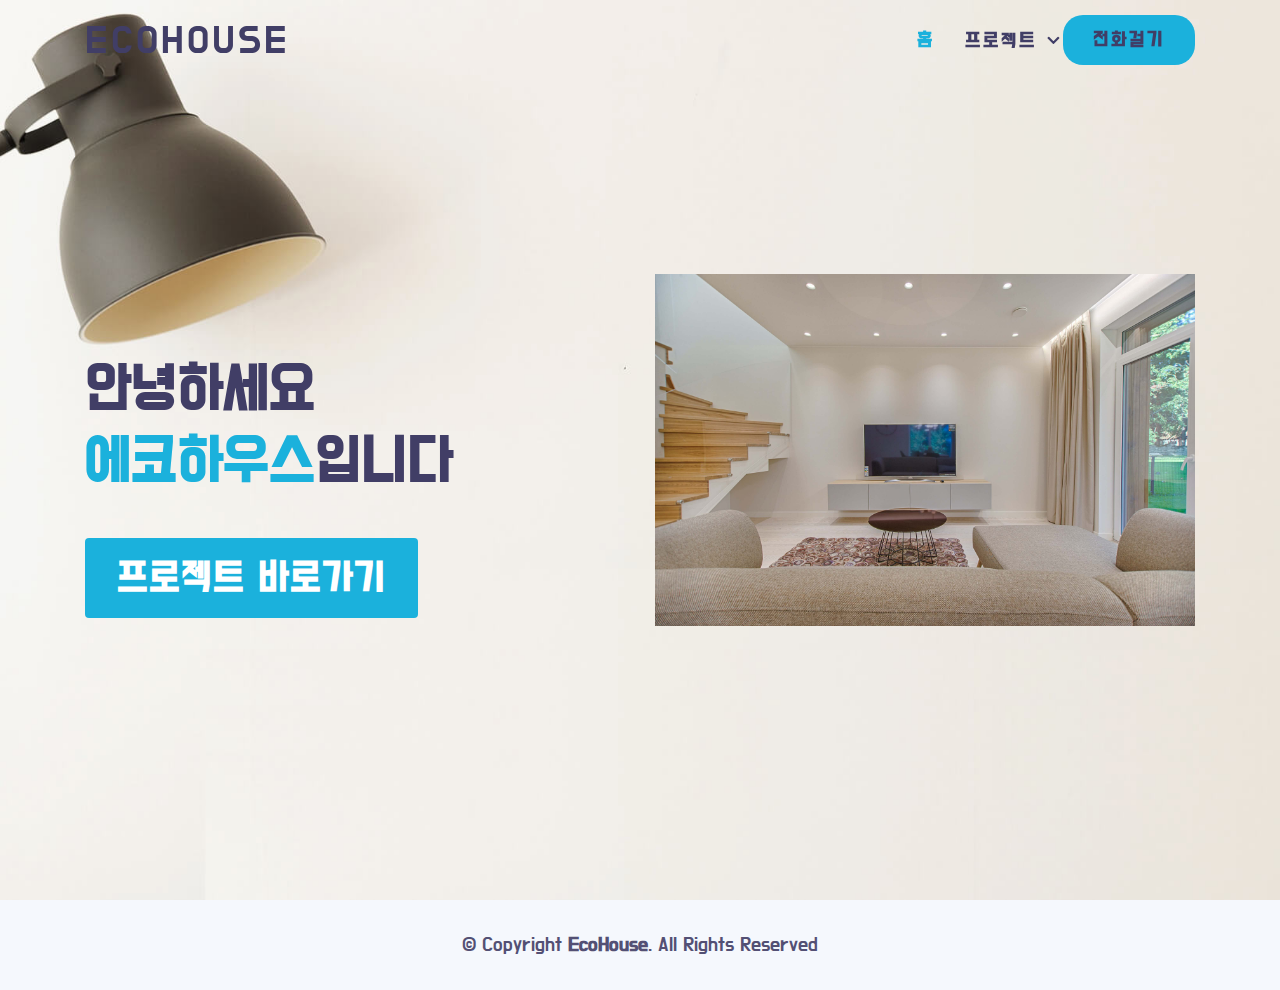
<file: index.html>
<!DOCTYPE html>
<html lang="ko">

<head>
  <meta charset="utf-8">
  <meta name="viewport" content="width=device-width, initial-scale=1.0">

  <title>EcoHouse</title>
  <meta name="description" content="EcoHouse">
  <meta name="author" content="EcoHouse">
  <meta name="keywords" content="">

  <!-- favicon -->
  <link href="assets/img/logo/logo.png" rel="icon">
  <!-- font -->
  <link href="https://fonts.googleapis.com/css2?family=Do+Hyeon&display=swap" rel="stylesheet">
  <!-- vendor -->
  <link href="assets/vendor/bootstrap-4.5.3-dist/css/bootstrap.min.css" rel="stylesheet">
  <link href="assets/vendor/font-awesome/css/font-awesome.min.css" rel="stylesheet">
  <link href="assets/vendor/owl.carousel/assets/owl.carousel.min.css" rel="stylesheet">
  <!-- css -->
  <link href="assets/css/main.css" rel="stylesheet">
</head>

<body>

  <!-- ======= Header ======= -->
  <header id="header" class="fixed-top header-transparent">
    <div class="container d-flex align-items-center">

      <h1 class="logo mr-auto"><a href="index.html">EcoHouse</a></h1>

      <nav class="main-nav d-none d-lg-block">
        <ul>
          <li class="active"><a href="index.html">홈</a></li>
          <li class="drop-down"><a href="project.html">프로젝트</a>
            <ul>
              <li><a href="project.html#속초_양우내안애">속초/양우내안애</a></li>
              <li><a href="project.html#평택_테라스아파트">평택/테라스아파트</a></li>
              <li><a href="project.html#청주_가경현대2차">청주/가경현대2차</a></li>
              <li><a href="project.html#전주_중흥s클래스">전주/중흥s클래스</a></li>
              <li><a href="project.html#목포_대우푸르지오">목포/대우푸르지오</a></li>
              <li><a href="project.html#청주_가경자이">청주/가경자이</a></li>
              <li><a href="project.html#서산_중흥s클래스">서산/중흥s클래스</a></li>
            </ul>
          </li>
          <li class="make-call"><a href="tel:01041782597">전화걸기</a></li>
        </ul>
      </nav><!-- .main-nav-->

    </div>
  </header><!-- End Header -->

  <!-- ======= Hero Section ======= -->
  <section id="hero" class="clearfix">
    <div class="container d-flex h-100">
      <div class="row justify-content-center align-self-center" data-aos="fade-up">
        <div class="col-md-6 intro-info order-md-first order-last" data-aos="zoom-in" data-aos-delay="100">
          <h2>안녕하세요<br><span>에코하우스</span>입니다</h2>
          <div>
            <a href="project.html" class="btn-get-started scrollto">프로젝트 바로가기</a>
          </div>
        </div>

        <div class="col-md-6 intro-img order-md-last order-first" data-aos="zoom-out" data-aos-delay="200">
          <img src="assets/img/main/main.jpg" alt="" class="img-fluid">
        </div>
      </div>

    </div>
  </section><!-- End Hero -->

  <!-- ======= Footer ======= -->
  <footer id="footer" class="section-bg">
    <div class="container">
      <div class="copyright">
        &copy; Copyright <strong>EcoHouse</strong>. All Rights Reserved
      </div>
    </div>
  </footer><!-- End  Footer -->

  <a href="#" class="back-to-top"><i class="fa fa-chevron-up"></i></a>


  <!-- vendor js -->
  <script src="assets/vendor/jquery-3.5.1/jquery-3.5.1.min.js"></script>
  <script src="assets/vendor/bootstrap-4.5.3-dist/js/bootstrap.min.js"></script>
  <script src="assets/vendor/counterup/counterup.min.js"></script>
  <script src="assets/vendor/owl.carousel/owl.carousel.min.js"></script>
  <!-- main js -->
  <script src="assets/js/main.js"></script>

</body>

</html>
</file>
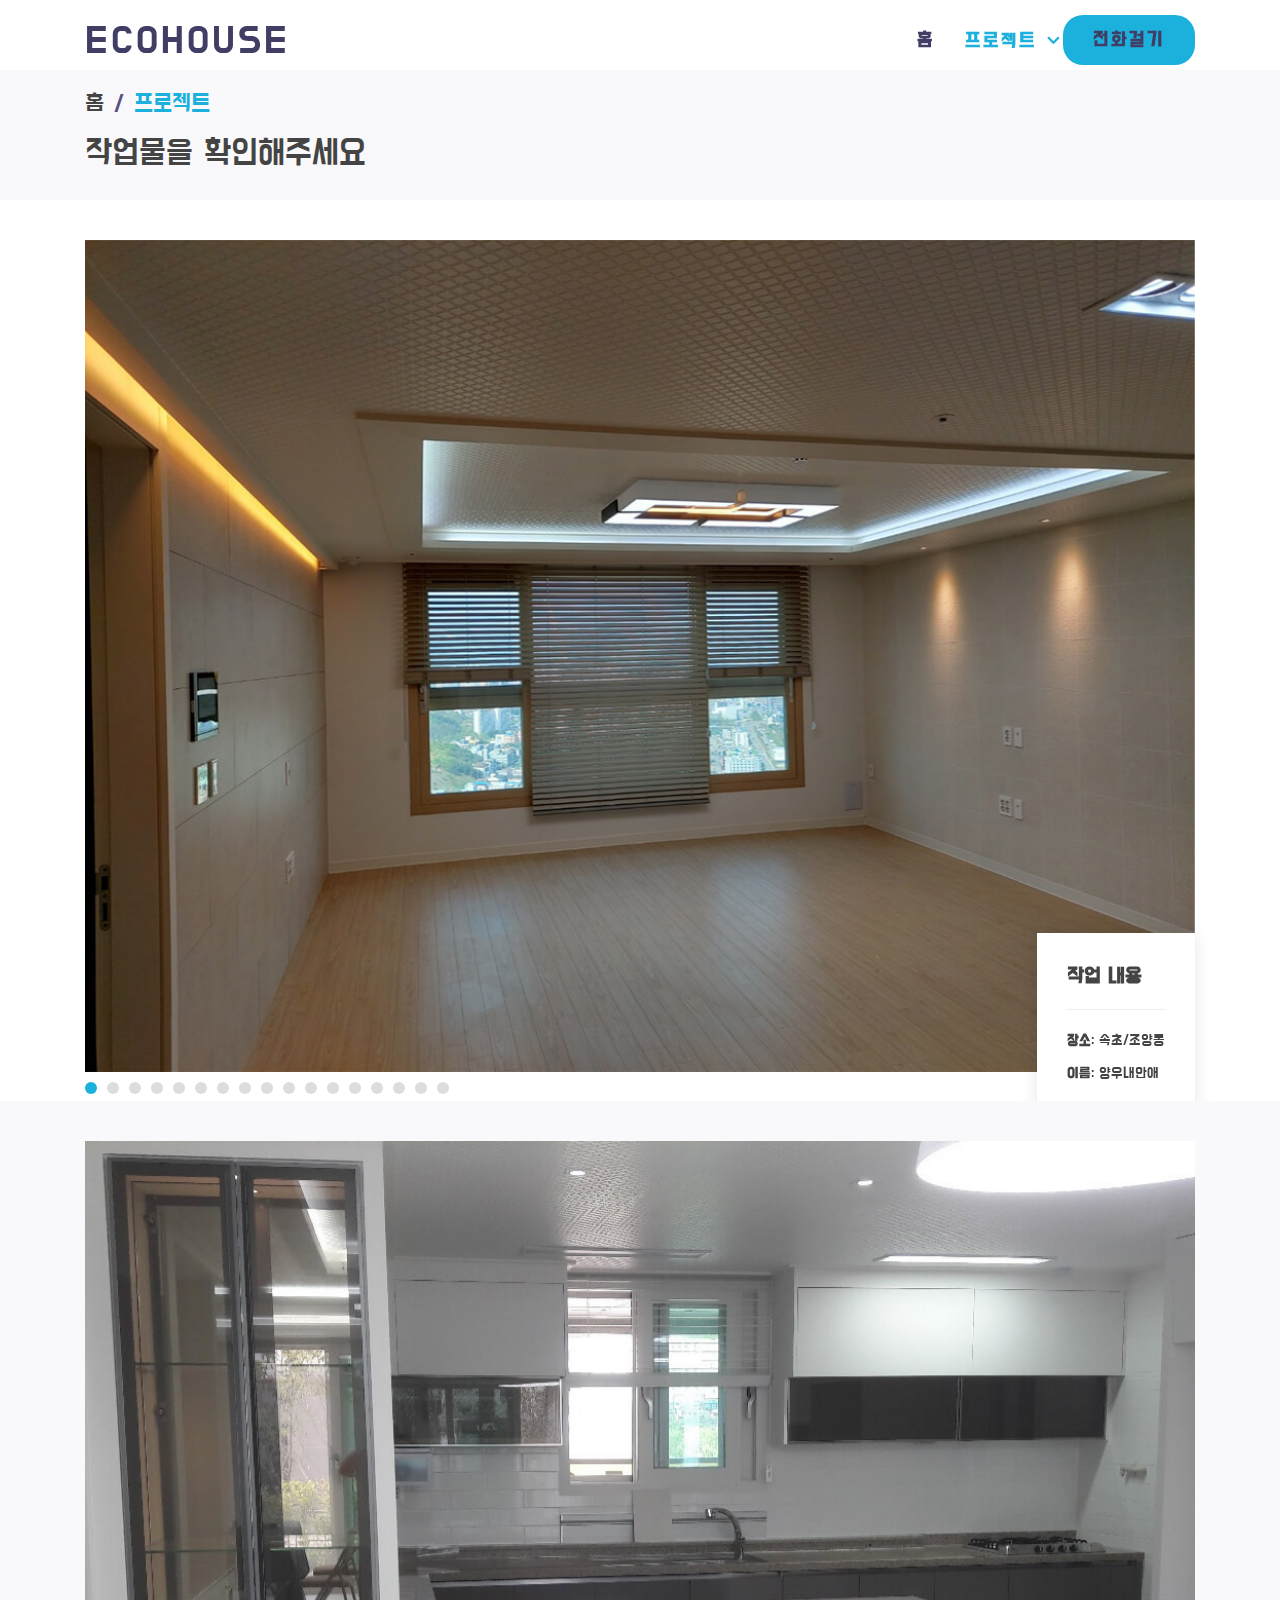
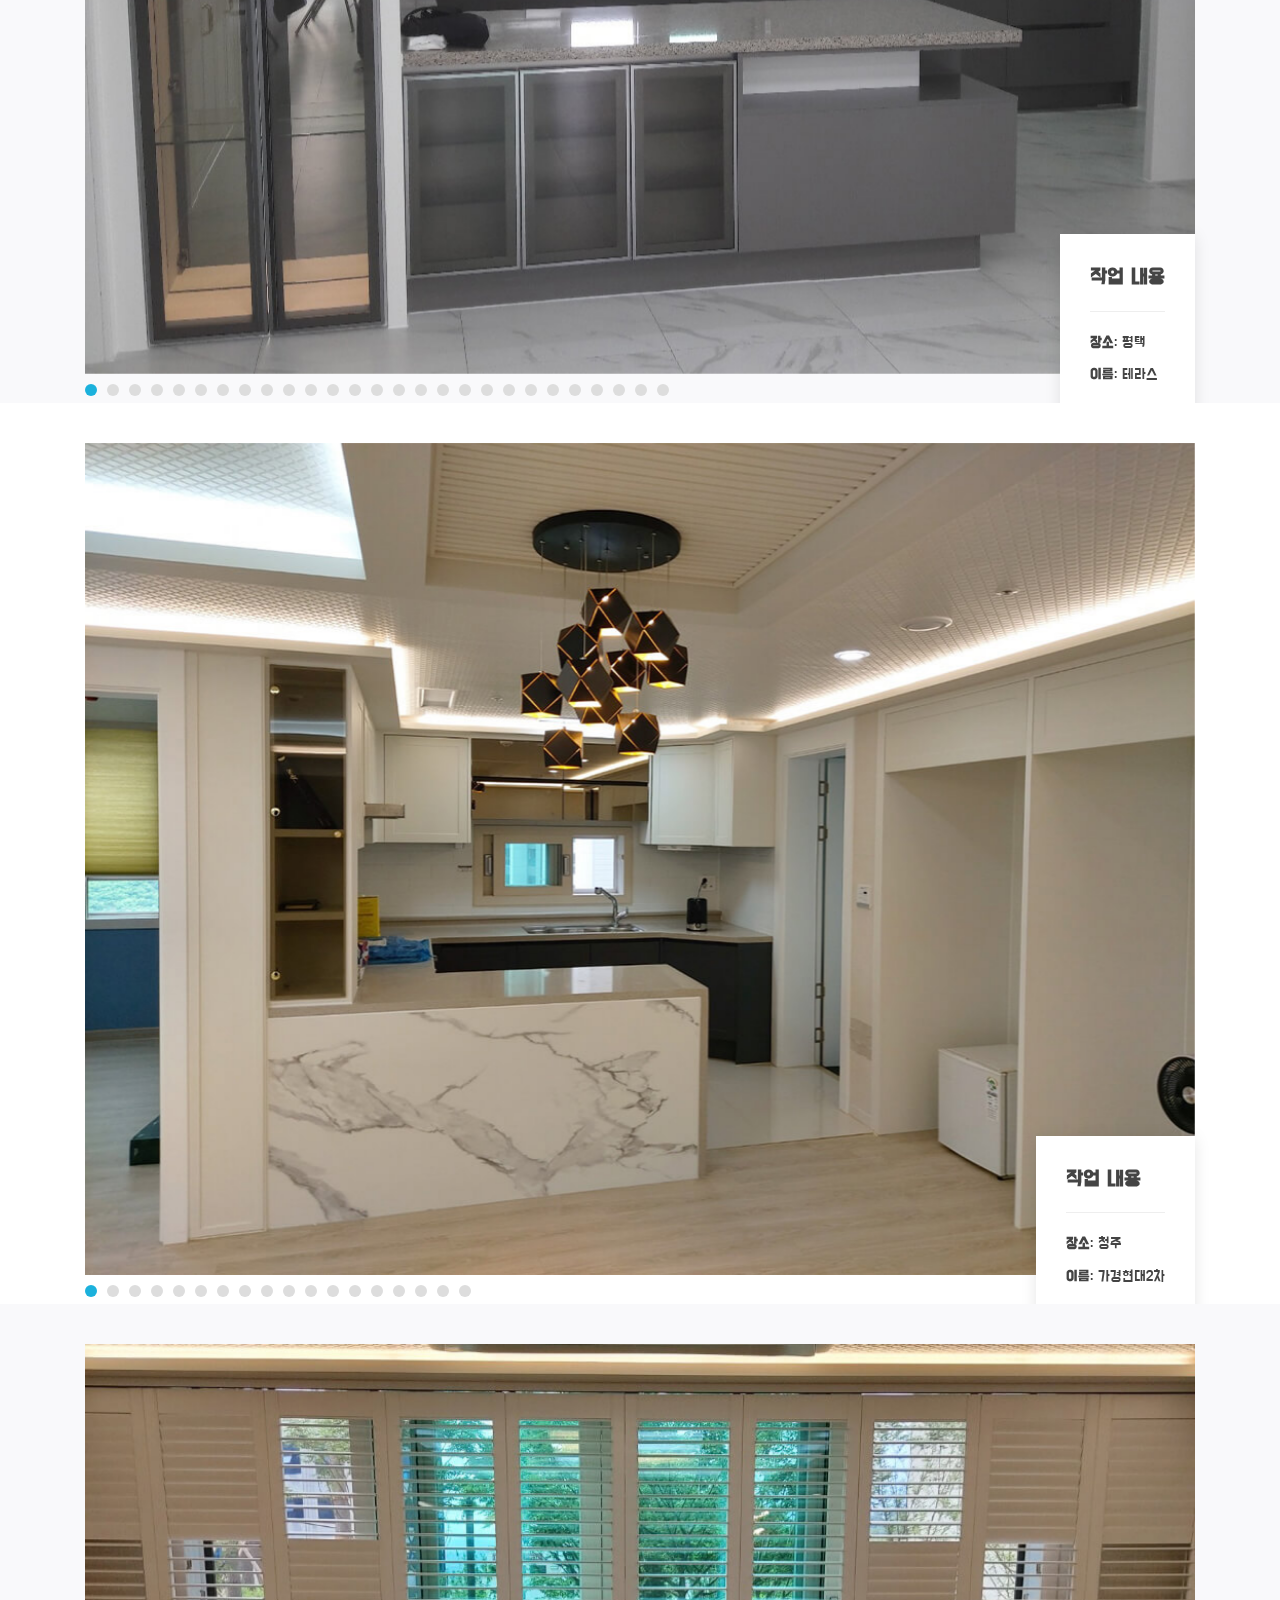
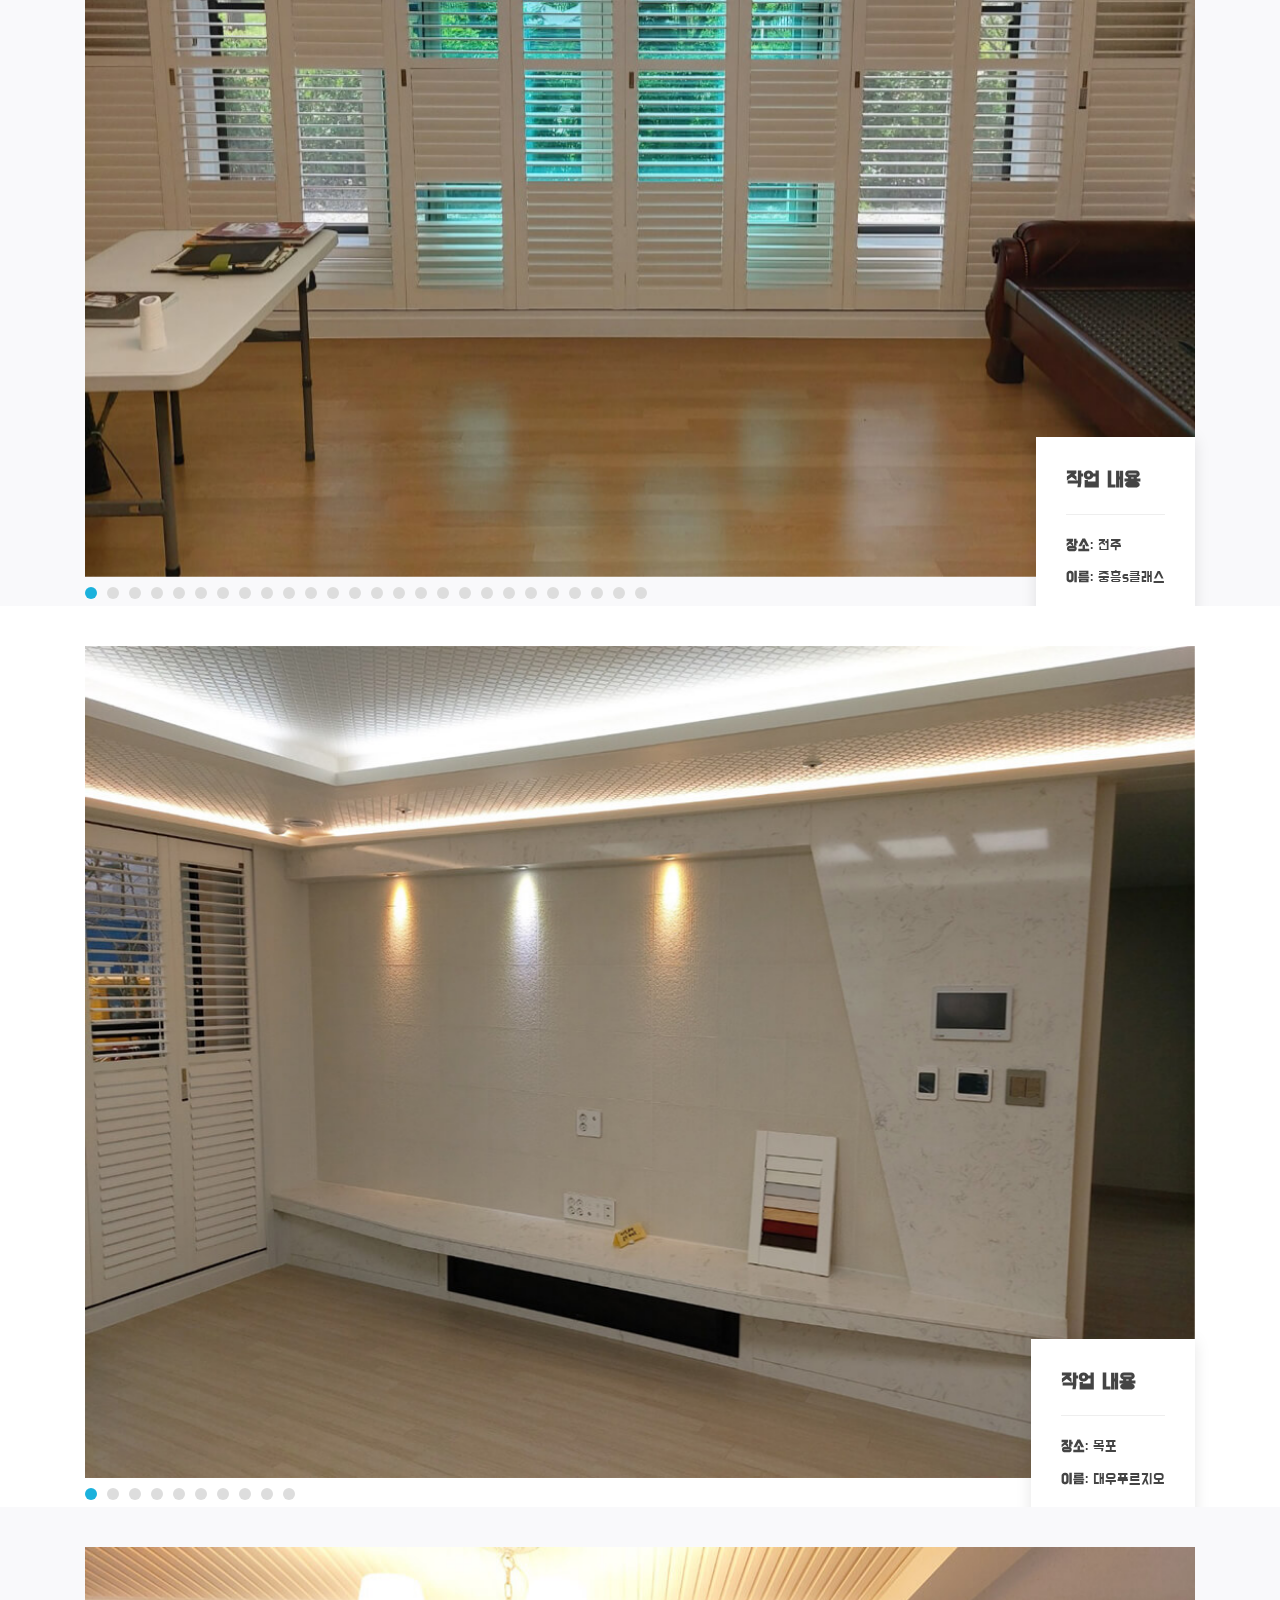
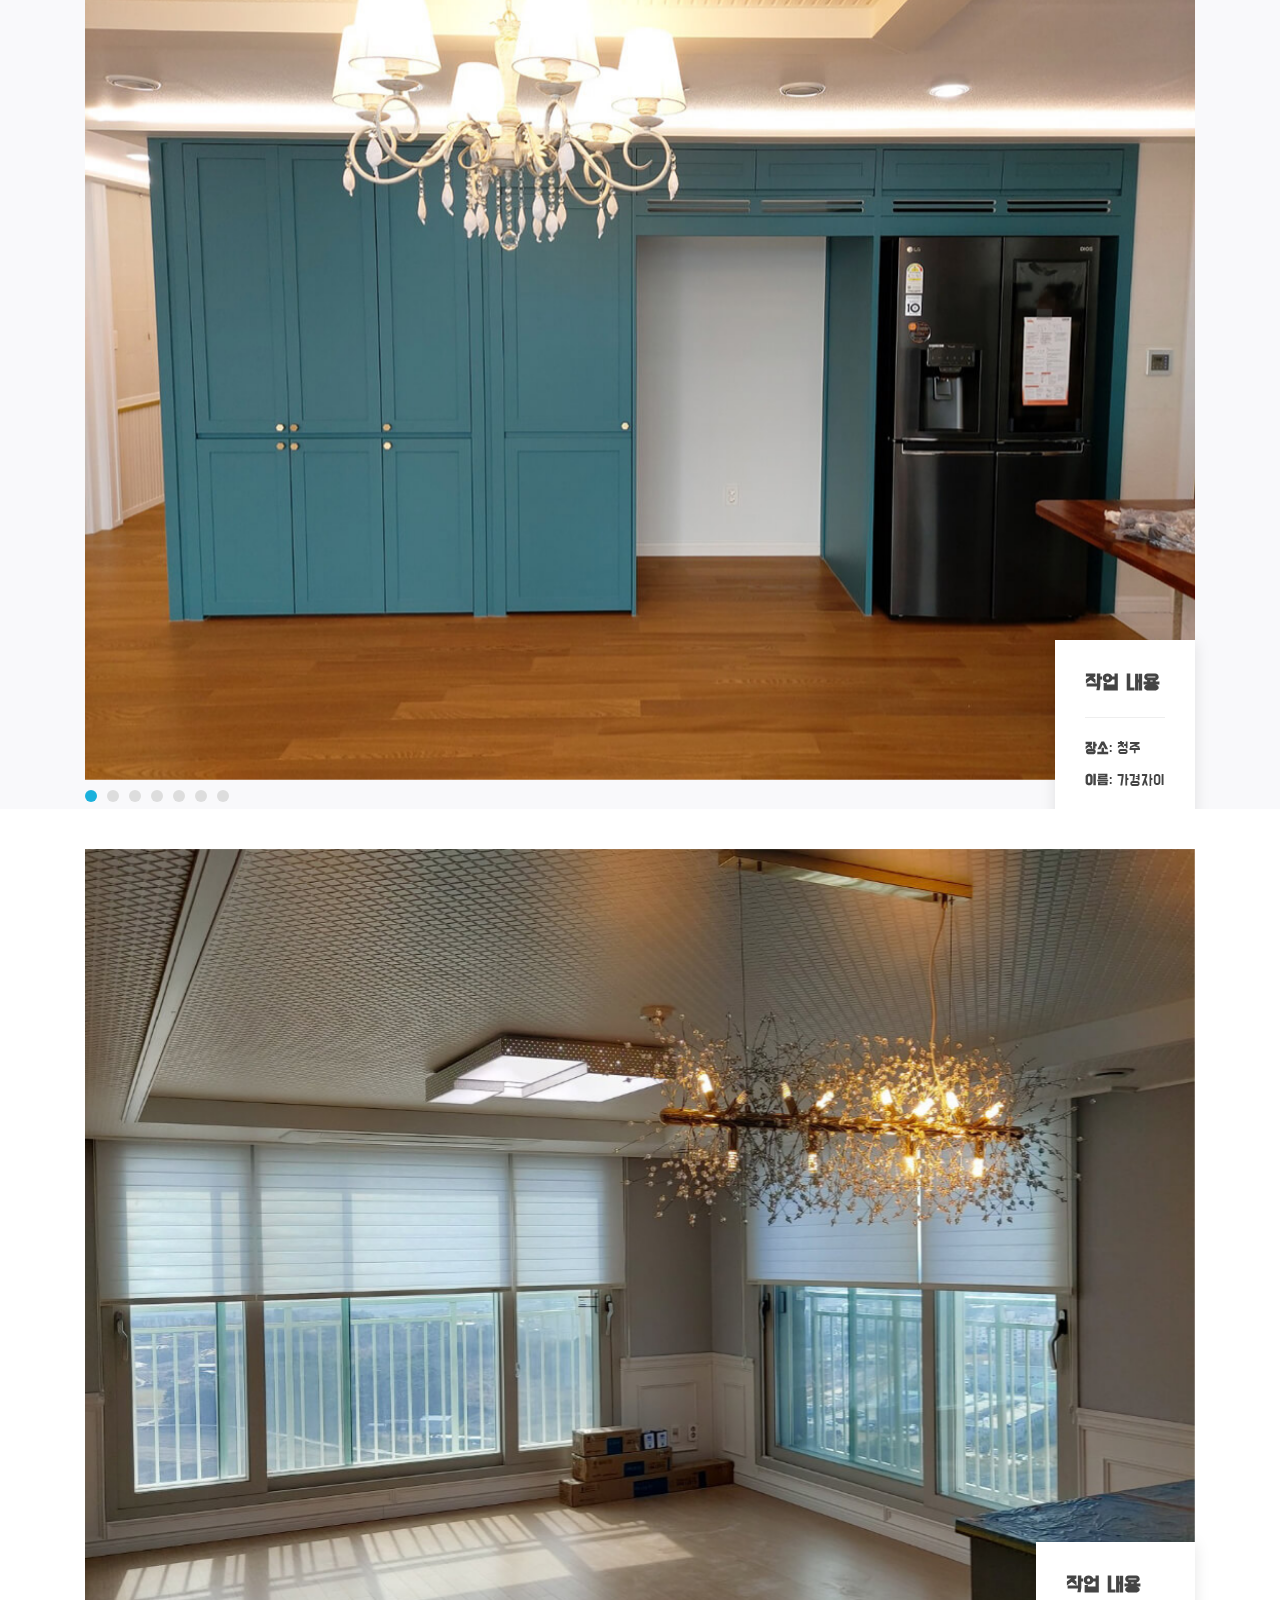
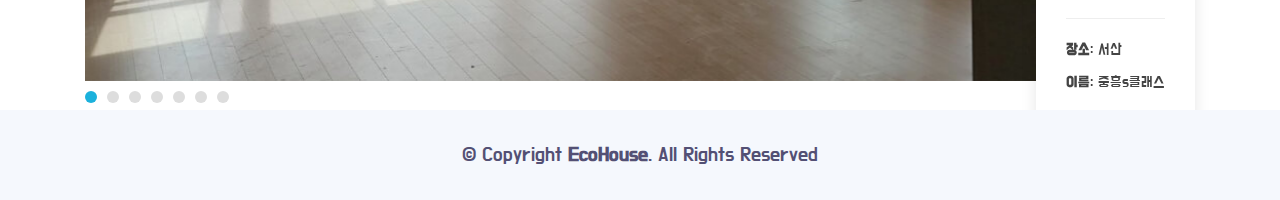
<file: project.html>
<!DOCTYPE html>
<html lang="ko">

<head>
  <meta charset="utf-8">
  <meta name="viewport" content="width=device-width, initial-scale=1.0">

  <title>EcoHouse</title>
  <meta name="description" content="EcoHouse">
  <meta name="author" content="EcoHouse">
  <meta name="keywords" content="">

  <!-- favicon -->
  <link href="assets/img/logo/logo.png" rel="icon">
  <!-- font -->
  <link href="https://fonts.googleapis.com/css2?family=Do+Hyeon&display=swap" rel="stylesheet">
  <!-- vendor -->
  <link href="assets/vendor/bootstrap-4.5.3-dist/css/bootstrap.min.css" rel="stylesheet">
  <link href="assets/vendor/font-awesome/css/font-awesome.min.css" rel="stylesheet">
  <link href="assets/vendor/owl.carousel/assets/owl.carousel.min.css" rel="stylesheet">
  <!-- css -->
  <link href="assets/css/main.css" rel="stylesheet">
</head>

<body>

  <!-- ======= Header ======= -->
  <header id="header" class="fixed-top header-transparent">
    <div class="container d-flex align-items-center">

      <h1 class="logo mr-auto"><a href="index.html">EcoHouse</a></h1>

      <nav class="main-nav d-none d-lg-block">
        <ul>
          <li><a href="index.html">홈</a></li>
          <li class="drop-down active"><a href="project.html">프로젝트</a>
            <ul>
              <li><a href="#속초_양우내안애">속초/양우내안애</a></li>
              <li><a href="#평택_테라스아파트">평택/테라스아파트</a></li>
              <li><a href="#청주_가경현대2차">청주/가경현대2차</a></li>
              <li><a href="#전주_중흥s클래스">전주/중흥s클래스</a></li>
              <li><a href="#목포_대우푸르지오">목포/대우푸르지오</a></li>
              <li><a href="#청주_가경자이">청주/가경자이</a></li>
              <li><a href="#서산_중흥s클래스">서산/중흥s클래스</a></li>
            </ul>
          </li>
          <li class="make-call"><a href="tel:01041782597">전화걸기</a></li>
        </ul>
      </nav><!-- .main-nav-->

    </div>
  </header><!-- End Header -->

  <main id="main">

    <!-- ======= Breadcrumbs ======= -->
    <section id="breadcrumbs" class="breadcrumbs">
      <div class="container">

        <ol>
          <li>홈</li>
          <li><a href="project.html">프로젝트</a></li>
        </ol>
        <h2>작업물을 확인해주세요</h2>

      </div>
    </section><!-- End Breadcrumbs -->

    <!-- ======= Project Section ======= -->

    <section id="속초_양우내안애" class="project-details">
      <div class="container" data-aos="fade-up">

        <div class="project-details-container">

          <div class="owl-carousel project-details-carousel">
            <img src="assets/img/project/속초조양동_양우내안애/1.jpg" class="img-fluid" alt="">
            <img src="assets/img/project/속초조양동_양우내안애/2.jpg" class="img-fluid" alt="">
            <img src="assets/img/project/속초조양동_양우내안애/3.jpg" class="img-fluid" alt="">
            <img src="assets/img/project/속초조양동_양우내안애/4.jpg" class="img-fluid" alt="">
            <img src="assets/img/project/속초조양동_양우내안애/5.jpg" class="img-fluid" alt="">
            <img src="assets/img/project/속초조양동_양우내안애/6.jpg" class="img-fluid" alt="">
            <img src="assets/img/project/속초조양동_양우내안애/7.jpg" class="img-fluid" alt="">
            <img src="assets/img/project/속초조양동_양우내안애/8.jpg" class="img-fluid" alt="">
            <img src="assets/img/project/속초조양동_양우내안애/9.jpg" class="img-fluid" alt="">
            <img src="assets/img/project/속초조양동_양우내안애/10.jpg" class="img-fluid" alt="">
            <img src="assets/img/project/속초조양동_양우내안애/11.jpg" class="img-fluid" alt="">
            <img src="assets/img/project/속초조양동_양우내안애/12.jpg" class="img-fluid" alt="">
            <img src="assets/img/project/속초조양동_양우내안애/13.jpg" class="img-fluid" alt="">
            <img src="assets/img/project/속초조양동_양우내안애/14.jpg" class="img-fluid" alt="">
            <img src="assets/img/project/속초조양동_양우내안애/15.jpg" class="img-fluid" alt="">
            <img src="assets/img/project/속초조양동_양우내안애/16.jpg" class="img-fluid" alt="">
            <img src="assets/img/project/속초조양동_양우내안애/17.jpg" class="img-fluid" alt="">
          </div>

          <div class="project-info">
            <h3>작업 내용</h3>
            <ul>
              <li><strong>장소</strong>: 속초/조양동</li>
              <li><strong>이름</strong>: 양우내안애</li>
            </ul>
          </div>

        </div>

      </div>
    </section><!-- End Project Section -->

    <section id="평택_테라스" class="project-details">
      <div class="container" data-aos="fade-up">

        <div class="project-details-container">

          <div class="owl-carousel project-details-carousel">
            <img src="assets/img/project/평택_테라스/1.jpg" class="img-fluid" alt="">
            <img src="assets/img/project/평택_테라스/2.jpg" class="img-fluid" alt="">
            <img src="assets/img/project/평택_테라스/3.jpg" class="img-fluid" alt="">
            <img src="assets/img/project/평택_테라스/4.jpg" class="img-fluid" alt="">
            <img src="assets/img/project/평택_테라스/5.jpg" class="img-fluid" alt="">
            <img src="assets/img/project/평택_테라스/6.jpg" class="img-fluid" alt="">
            <img src="assets/img/project/평택_테라스/7.jpg" class="img-fluid" alt="">
            <img src="assets/img/project/평택_테라스/8.jpg" class="img-fluid" alt="">
            <img src="assets/img/project/평택_테라스/9.jpg" class="img-fluid" alt="">
            <img src="assets/img/project/평택_테라스/10.jpg" class="img-fluid" alt="">
            <img src="assets/img/project/평택_테라스/11.jpg" class="img-fluid" alt="">
            <img src="assets/img/project/평택_테라스/12.jpg" class="img-fluid" alt="">
            <img src="assets/img/project/평택_테라스/13.jpg" class="img-fluid" alt="">
            <img src="assets/img/project/평택_테라스/14.jpg" class="img-fluid" alt="">
            <img src="assets/img/project/평택_테라스/15.jpg" class="img-fluid" alt="">
            <img src="assets/img/project/평택_테라스/16.jpg" class="img-fluid" alt="">
            <img src="assets/img/project/평택_테라스/17.jpg" class="img-fluid" alt="">
            <img src="assets/img/project/평택_테라스/18.jpg" class="img-fluid" alt="">
            <img src="assets/img/project/평택_테라스/19.jpg" class="img-fluid" alt="">
            <img src="assets/img/project/평택_테라스/21.jpg" class="img-fluid" alt="">
            <img src="assets/img/project/평택_테라스/22.jpg" class="img-fluid" alt="">
            <img src="assets/img/project/평택_테라스/23.jpg" class="img-fluid" alt="">
            <img src="assets/img/project/평택_테라스/24.jpg" class="img-fluid" alt="">
            <img src="assets/img/project/평택_테라스/25.jpg" class="img-fluid" alt="">
            <img src="assets/img/project/평택_테라스/26.jpg" class="img-fluid" alt="">
            <img src="assets/img/project/평택_테라스/27.jpg" class="img-fluid" alt="">
            <img src="assets/img/project/평택_테라스/28.jpg" class="img-fluid" alt="">
          </div>

          <div class="project-info">
            <h3>작업 내용</h3>
            <ul>
              <li><strong>장소</strong>: 평택</li>
              <li><strong>이름</strong>: 테라스</li>
            </ul>
          </div>

        </div>

      </div>
    </section><!-- End Project Section -->

    <section id="청주_가경현대2차" class="project-details">
      <div class="container" data-aos="fade-up">

        <div class="project-details-container">

          <div class="owl-carousel project-details-carousel">
            <img src="assets/img/project/청주_가경현대2차/1.jpg" class="img-fluid" alt="">
            <img src="assets/img/project/청주_가경현대2차/2.jpg" class="img-fluid" alt="">
            <img src="assets/img/project/청주_가경현대2차/3.jpg" class="img-fluid" alt="">
            <img src="assets/img/project/청주_가경현대2차/4.jpg" class="img-fluid" alt="">
            <img src="assets/img/project/청주_가경현대2차/5.jpg" class="img-fluid" alt="">
            <img src="assets/img/project/청주_가경현대2차/6.jpg" class="img-fluid" alt="">
            <img src="assets/img/project/청주_가경현대2차/7.jpg" class="img-fluid" alt="">
            <img src="assets/img/project/청주_가경현대2차/8.jpg" class="img-fluid" alt="">
            <img src="assets/img/project/청주_가경현대2차/9.jpg" class="img-fluid" alt="">
            <img src="assets/img/project/청주_가경현대2차/10.jpg" class="img-fluid" alt="">
            <img src="assets/img/project/청주_가경현대2차/11.jpg" class="img-fluid" alt="">
            <img src="assets/img/project/청주_가경현대2차/12.jpg" class="img-fluid" alt="">
            <img src="assets/img/project/청주_가경현대2차/13.jpg" class="img-fluid" alt="">
            <img src="assets/img/project/청주_가경현대2차/14.jpg" class="img-fluid" alt="">
            <img src="assets/img/project/청주_가경현대2차/15.jpg" class="img-fluid" alt="">
            <img src="assets/img/project/청주_가경현대2차/16.jpg" class="img-fluid" alt="">
            <img src="assets/img/project/청주_가경현대2차/17.jpg" class="img-fluid" alt="">
            <img src="assets/img/project/청주_가경현대2차/18.jpg" class="img-fluid" alt="">
          </div>

          <div class="project-info">
            <h3>작업 내용</h3>
            <ul>
              <li><strong>장소</strong>: 청주</li>
              <li><strong>이름</strong>: 가경현대2차</li>
            </ul>
          </div>

        </div>

      </div>
    </section><!-- End Project Section -->

    <section id="전주_중흥s클래스" class="project-details">
      <div class="container" data-aos="fade-up">

        <div class="project-details-container">

          <div class="owl-carousel project-details-carousel">
            <img src="assets/img/project/전주_중흥s클래스/1.jpg" class="img-fluid" alt="">
            <img src="assets/img/project/전주_중흥s클래스/2.jpg" class="img-fluid" alt="">
            <img src="assets/img/project/전주_중흥s클래스/3.jpg" class="img-fluid" alt="">
            <img src="assets/img/project/전주_중흥s클래스/4.jpg" class="img-fluid" alt="">
            <img src="assets/img/project/전주_중흥s클래스/5.jpg" class="img-fluid" alt="">
            <img src="assets/img/project/전주_중흥s클래스/6.jpg" class="img-fluid" alt="">
            <img src="assets/img/project/전주_중흥s클래스/7.jpg" class="img-fluid" alt="">
            <img src="assets/img/project/전주_중흥s클래스/8.jpg" class="img-fluid" alt="">
            <img src="assets/img/project/전주_중흥s클래스/9.jpg" class="img-fluid" alt="">
            <img src="assets/img/project/전주_중흥s클래스/10.jpg" class="img-fluid" alt="">
            <img src="assets/img/project/전주_중흥s클래스/11.jpg" class="img-fluid" alt="">
            <img src="assets/img/project/전주_중흥s클래스/12.jpg" class="img-fluid" alt="">
            <img src="assets/img/project/전주_중흥s클래스/13.jpg" class="img-fluid" alt="">
            <img src="assets/img/project/전주_중흥s클래스/14.jpg" class="img-fluid" alt="">
            <img src="assets/img/project/전주_중흥s클래스/15.jpg" class="img-fluid" alt="">
            <img src="assets/img/project/전주_중흥s클래스/16.jpg" class="img-fluid" alt="">
            <img src="assets/img/project/전주_중흥s클래스/17.jpg" class="img-fluid" alt="">
            <img src="assets/img/project/전주_중흥s클래스/18.jpg" class="img-fluid" alt="">
            <img src="assets/img/project/전주_중흥s클래스/19.jpg" class="img-fluid" alt="">
            <img src="assets/img/project/전주_중흥s클래스/20.jpg" class="img-fluid" alt="">
            <img src="assets/img/project/전주_중흥s클래스/21.jpg" class="img-fluid" alt="">
            <img src="assets/img/project/전주_중흥s클래스/22.jpg" class="img-fluid" alt="">
            <img src="assets/img/project/전주_중흥s클래스/23.jpg" class="img-fluid" alt="">
            <img src="assets/img/project/전주_중흥s클래스/24.jpg" class="img-fluid" alt="">
            <img src="assets/img/project/전주_중흥s클래스/25.jpg" class="img-fluid" alt="">
            <img src="assets/img/project/전주_중흥s클래스/26.jpg" class="img-fluid" alt="">
          </div>

          <div class="project-info">
            <h3>작업 내용</h3>
            <ul>
              <li><strong>장소</strong>: 전주</li>
              <li><strong>이름</strong>: 중흥s클래스</li>
            </ul>
          </div>

        </div>

      </div>
    </section><!-- End Project Section -->

    <section id="목포_대우푸르지오" class="project-details">
      <div class="container" data-aos="fade-up">

        <div class="project-details-container">

          <div class="owl-carousel project-details-carousel">
            <img src="assets/img/project/목포_대우푸르지오/1.jpg" class="img-fluid" alt="">
            <img src="assets/img/project/목포_대우푸르지오/2.jpg" class="img-fluid" alt="">
            <img src="assets/img/project/목포_대우푸르지오/3.jpg" class="img-fluid" alt="">
            <img src="assets/img/project/목포_대우푸르지오/4.jpg" class="img-fluid" alt="">
            <img src="assets/img/project/목포_대우푸르지오/5.jpg" class="img-fluid" alt="">
            <img src="assets/img/project/목포_대우푸르지오/6.jpg" class="img-fluid" alt="">
            <img src="assets/img/project/목포_대우푸르지오/7.jpg" class="img-fluid" alt="">
            <img src="assets/img/project/목포_대우푸르지오/8.jpg" class="img-fluid" alt="">
            <img src="assets/img/project/목포_대우푸르지오/9.jpg" class="img-fluid" alt="">
            <img src="assets/img/project/목포_대우푸르지오/10.jpg" class="img-fluid" alt="">
          </div>

          <div class="project-info">
            <h3>작업 내용</h3>
            <ul>
              <li><strong>장소</strong>: 목포</li>
              <li><strong>이름</strong>: 대우푸르지오</li>
            </ul>
          </div>

        </div>

      </div>
    </section><!-- End Project Section -->

    <section id="청주_가경자이" class="project-details">
      <div class="container" data-aos="fade-up">

        <div class="project-details-container">

          <div class="owl-carousel project-details-carousel">
            <img src="assets/img/project/청주_가경자이/1.jpg" class="img-fluid" alt="">
            <img src="assets/img/project/청주_가경자이/2.jpg" class="img-fluid" alt="">
            <img src="assets/img/project/청주_가경자이/3.jpg" class="img-fluid" alt="">
            <img src="assets/img/project/청주_가경자이/4.jpg" class="img-fluid" alt="">
            <img src="assets/img/project/청주_가경자이/5.jpg" class="img-fluid" alt="">
            <img src="assets/img/project/청주_가경자이/6.jpg" class="img-fluid" alt="">
            <img src="assets/img/project/청주_가경자이/7.jpg" class="img-fluid" alt="">
          </div>

          <div class="project-info">
            <h3>작업 내용</h3>
            <ul>
              <li><strong>장소</strong>: 청주</li>
              <li><strong>이름</strong>: 가경자이</li>
            </ul>
          </div>

        </div>

      </div>
    </section><!-- End Project Section -->

    <section id="서산_중흥s클래스" class="project-details">
      <div class="container" data-aos="fade-up">

        <div class="project-details-container">

          <div class="owl-carousel project-details-carousel">
            <img src="assets/img/project/서산_중흥s클래스/1.jpg" class="img-fluid" alt="">
            <img src="assets/img/project/서산_중흥s클래스/2.jpg" class="img-fluid" alt="">
            <img src="assets/img/project/서산_중흥s클래스/3.jpg" class="img-fluid" alt="">
            <img src="assets/img/project/서산_중흥s클래스/4.jpg" class="img-fluid" alt="">
            <img src="assets/img/project/서산_중흥s클래스/5.jpg" class="img-fluid" alt="">
            <img src="assets/img/project/서산_중흥s클래스/6.jpg" class="img-fluid" alt="">
            <img src="assets/img/project/서산_중흥s클래스/7.jpg" class="img-fluid" alt="">
          </div>

          <div class="project-info">
            <h3>작업 내용</h3>
            <ul>
              <li><strong>장소</strong>: 서산</li>
              <li><strong>이름</strong>: 중흥s클래스</li>
            </ul>
          </div>

        </div>

      </div>
    </section><!-- End Project Section -->

  </main><!-- End #main -->

  <!-- ======= Footer ======= -->
  <footer id="footer" class="section-bg">
    <div class="container">
      <div class="copyright">
        &copy; Copyright <strong>EcoHouse</strong>. All Rights Reserved
      </div>
    </div>
  </footer><!-- End  Footer -->

  <a href="#" class="back-to-top"><i class="fa fa-chevron-up"></i></a>


  <!-- vendor js -->
  <script src="assets/vendor/jquery-3.5.1/jquery-3.5.1.min.js"></script>
  <script src="assets/vendor/bootstrap-4.5.3-dist/js/bootstrap.min.js"></script>
  <script src="assets/vendor/counterup/counterup.min.js"></script>
  <script src="assets/vendor/owl.carousel/owl.carousel.min.js"></script>
  <!-- main js -->
  <script src="assets/js/main.js"></script>

</body>

</html>
</file>
<file: assets/css/main.css>
/*--------------------------------------------------------------
# General
--------------------------------------------------------------*/
body {
    background: #fff;
    color: #444;
    font-family: 'Do Hyeon', sans-serif;
  }
  
  a {
    color: #1bb1dc;
    transition: 0.5s;
  }
  
  a:hover, a:active, a:focus {
    color: #0a98c0;
    outline: none;
    text-decoration: none;
  }
  
  p {
    padding: 0;
    margin: 0 0 30px 0;
  }
  
  h1, h2, h3, h4, h5, h6 {
    font-family: 'Do Hyeon', sans-serif;
    font-weight: 400;
    margin: 0 0 20px 0;
    padding: 0;
  }
  
  /* Back to top button */
  .back-to-top {
    position: fixed;
    display: none;
    background: #1bb1dc;
    color: #fff;
    width: 44px;
    height: 44px;
    text-align: center;
    line-height: 1;
    font-size: 16px;
    border-radius: 50%;
    right: 15px;
    bottom: 15px;
    transition: background 0.5s;
    z-index: 11;
  }
  
  .back-to-top i {
    padding-top: 12px;
    color: #fff;
  }
  
  @media (max-width: 768px) {
    .back-to-top {
      bottom: 15px;
    }
  }
  
  /* Prelaoder */
  #preloader {
    position: fixed;
    top: 0;
    left: 0;
    right: 0;
    bottom: 0;
    z-index: 9999;
    overflow: hidden;
    background: #fff;
  }
  
  #preloader:before {
    content: "";
    position: fixed;
    top: calc(50% - 30px);
    left: calc(50% - 30px);
    border: 6px solid #f2f2f2;
    border-top: 6px solid #1bb1dc;
    border-radius: 50%;
    width: 60px;
    height: 60px;
    -webkit-animation: animate-preloader 1s linear infinite;
    animation: animate-preloader 1s linear infinite;
  }
  
  @-webkit-keyframes animate-preloader {
    0% {
      transform: rotate(0deg);
    }
    100% {
      transform: rotate(360deg);
    }
  }
  
  @keyframes animate-preloader {
    0% {
      transform: rotate(0deg);
    }
    100% {
      transform: rotate(360deg);
    }
  }
  
  /*--------------------------------------------------------------
  # Disable aos animation delay on mobile devices
  --------------------------------------------------------------*/
  @media screen and (max-width: 768px) {
    [data-aos-delay] {
      transition-delay: 0 !important;
    }
  }
  
  /*--------------------------------------------------------------
  # Header
  --------------------------------------------------------------*/
  #header {
    background: #fff;
    transition: all 0.5s;
    z-index: 997;
    padding: 15px 0;
  }
  
  #header.header-transparent {
    background: transparent;
  }
  
  #header.header-scrolled {
    top: 0;
    background: #fff;
    box-shadow: 0px 0px 30px rgba(127, 137, 161, 0.3);
  }
  
  #header .logo {
    font-size: 40px;
    margin: 0;
    padding: 0;
    line-height: 1;
    font-weight: 400;
    letter-spacing: 3px;
    text-transform: uppercase;
  }
  
  #header .logo a {
    color: #413e66;
  }
  
  #header .logo img {
    max-height: 40px;
  }
  
  @media (max-width: 992px) {
    #header {
      top: 0;
    }
    #header .logo {
      font-size: 28px;
    }
  }
  
  /*--------------------------------------------------------------
  # Navigation Menu
  --------------------------------------------------------------*/
  
  .main-nav, .main-nav * {
    margin: 0;
    padding: 0;
    list-style: none;
    letter-spacing: 3px;
  }
  
  .main-nav > ul > li {
    position: relative;
    white-space: nowrap;
    float: left;
    padding-left: 30px;
  }
  
  .main-nav a {
    display: block;
    position: relative;
    color: #413e66;
    padding: 10px 0;
    transition: 0.3s;
    font-size: 20px;
    font-family: 'Do Hyeon', sans-serif;
    text-transform: uppercase;
    font-weight: 600;
  }
  
  .main-nav a:hover, .main-nav .active > a, .main-nav li:hover > a {
    color: #1bb1dc;
    text-decoration: none;
  }
  
  .main-nav .drop-down ul {
    display: block;
    position: absolute;
    left: 15px;
    top: calc(100% - 30px);
    z-index: 99;
    opacity: 0;
    visibility: hidden;
    padding: 10px 0;
    background: #fff;
    box-shadow: 0px 0px 30px rgba(127, 137, 161, 0.25);
    transition: ease all 0.3s;
  }
  
  .main-nav .drop-down:hover > ul {
    opacity: 1;
    top: 100%;
    visibility: visible;
  }
  
  .main-nav .drop-down li {
    min-width: 180px;
    position: relative;
  }
  
  .main-nav .drop-down ul a {
    padding: 10px 20px;
    font-size: 20px;
    font-weight: 500;
    text-transform: none;
    color: #065e77;
  }
  
  .main-nav .drop-down ul a:hover, .main-nav .drop-down ul .active > a, .main-nav .drop-down ul li:hover > a {
    color: #1bb1dc;
  }
  
  .main-nav .drop-down > a:after {
    content: "\f107";
    font-family: FontAwesome;
    padding-left: 10px;
  }
  
  .main-nav .drop-down .drop-down ul {
    top: 0;
    left: calc(100% - 30px);
  }
  
  .main-nav .drop-down .drop-down:hover > ul {
    opacity: 1;
    top: 0;
    left: 100%;
  }
  
  .main-nav .drop-down .drop-down > a {
    padding-right: 35px;
  }
  
  .main-nav .drop-down .drop-down > a:after {
    content: "\f105";
    position: absolute;
    right: 15px;
  }

  .main-nav .make-call {
    padding: 0px 30px;
    border-radius: 20px;
    background: #1bb1dc;
  }

  .main-nav .make-call:hover {
    background: #0a98c0;
  }
  
  /* Mobile Navigation */
  .mobile-nav {
    position: fixed;
    top: 0;
    bottom: 0;
    z-index: 9999;
    overflow-y: auto;
    left: -260px;
    width: 260px;
    padding-top: 18px;
    background: rgba(40, 38, 70, 0.8);
    transition: 0.4s;
  }
  
  .mobile-nav * {
    margin: 0;
    padding: 0;
    list-style: none;
  }
  
  .mobile-nav a {
    display: block;
    position: relative;
    color: #fff;
    padding: 10px 20px;
    font-weight: 500;
  }
  
  .mobile-nav a:hover, .mobile-nav .active > a, .mobile-nav li:hover > a {
    color: #8dc2fa;
    text-decoration: none;
  }
  
  .mobile-nav .drop-down > a:after {
    content: "\f078";
    font-family: FontAwesome;
    padding-left: 10px;
    position: absolute;
    right: 15px;
  }
  
  .mobile-nav .active.drop-down > a:after {
    content: "\f077";
  }
  
  .mobile-nav .drop-down > a {
    padding-right: 35px;
  }
  
  .mobile-nav .drop-down ul {
    display: none;
    overflow: hidden;
  }
  
  .mobile-nav .drop-down li {
    padding-left: 20px;
  }
  
  .mobile-nav-toggle {
    position: fixed;
    right: 0;
    top: 0;
    z-index: 9998;
    border: 0;
    background: none;
    font-size: 24px;
    transition: all 0.4s;
    outline: none !important;
    line-height: 1;
    cursor: pointer;
    text-align: right;
  }
  
  .mobile-nav-toggle i {
    margin: 18px 18px 0 0;
    color: #065e77;
  }
  
  .mobile-nav-overly {
    width: 100%;
    height: 100%;
    z-index: 9997;
    top: 0;
    left: 0;
    position: fixed;
    background: rgba(40, 38, 70, 0.8);
    overflow: hidden;
    display: none;
  }
  
  .mobile-nav-active {
    overflow: hidden;
  }
  
  .mobile-nav-active .mobile-nav {
    left: 0;
  }
  
  .mobile-nav-active .mobile-nav-toggle i {
    color: #fff;
  }
  
  /*--------------------------------------------------------------
  # Hero Section
  --------------------------------------------------------------*/
  #hero {
    width: 100%;
    height: 100vh;
    position: relative;
    background: #f5f8fd url("../img/main/bg.jpg") center top no-repeat;
    background-size: cover;
  }
  
  @media (max-width: 767px) {
    #hero {
      height: auto;
      padding: 100px 0 60px 0;
    }
    #hero .container {
      height: auto !important;
    }
    #hero .intro-img {
      width: 80%;
    }
  }
  
  @media (min-width: 992px) {
    #hero .intro-info {
      padding-top: 80px;
    }
  }
  
  @media (max-width: 767px) {
    #hero .intro-info {
      text-align: center;
      padding-top: 40px;
    }
  }
  
  #hero .intro-info h2 {
    color: #413e66;
    margin-bottom: 40px;
    font-size: 60px;
    font-weight: 700;
  }
  
  #hero .intro-info h2 span {
    color: #1bb1dc;
  }
  
  @media (max-width: 767px) {
    #hero .intro-info h2 {
      font-size: 46px;
      margin-bottom: 30px;
    }
  }
  
  #hero .intro-info .btn-get-started, #hero .intro-info .btn-services {
    font-family: 'Do Hyeon', sans-serif;
    font-size: 40px;
    font-weight: 600;
    text-transform: uppercase;
    letter-spacing: 1px;
    display: inline-block;
    padding: 10px 32px;
    border-radius: 4px;
    transition: 0.5s;
    color: #fff;
    background: #1bb1dc;
    color: #fff;
  }
  
  #hero .intro-info .btn-get-started:hover, #hero .intro-info .btn-services:hover {
    background: #0a98c0;
  }
  
  /*--------------------------------------------------------------
  # Sections
  --------------------------------------------------------------*/
  section {
    overflow: hidden;
  }
  
  /*--------------------------------------------------------------
  # Breadcrumbs
  --------------------------------------------------------------*/
  .breadcrumbs {
    padding: 15px 0;
    background: #f9f9fb;
    min-height: 40px;
    margin-top: 70px;
  }
  
  @media (max-width: 992px) {
    .breadcrumbs {
      margin-top: 58px;
    }
  }
  
  .breadcrumbs h2 {
    font-size: 35px;
    font-weight: 500;
    margin-bottom: 10px;
  }
  
  .breadcrumbs ol {
    display: flex;
    flex-wrap: wrap;
    list-style: none;
    padding: 0 0 10px 0;
    margin: 0;
    font-size: 25px;
  }
  
  .breadcrumbs ol li + li {
    padding-left: 10px;
  }
  
  .breadcrumbs ol li + li::before {
    display: inline-block;
    padding-right: 10px;
    color: #555186;
    content: "/";
  }
  
  /*--------------------------------------------------------------
  # project Details
  --------------------------------------------------------------*/
  .project-details {
    padding-top: 40px;
  }

  .project-details:nth-child(odd) {
    background: #f9f9fb;
  }
  
  .project-details:nth-child(even) {
    background: white;
  }

  .project-details {
    padding-top: 40px;
    background-color: lightgray;
  }
  
  .project-details .project-details-container {
    position: relative;
  }
  
  .project-details .project-details-carousel {
    position: relative;
    z-index: 1;
  }
  
  .project-details .project-details-carousel .owl-nav, .project-details .project-details-carousel .owl-dots {
    margin-top: 5px;
    text-align: left;
  }
  
  .project-details .project-details-carousel .owl-dot {
    display: inline-block;
    margin: 0 10px 0 0;
    width: 12px;
    height: 12px;
    border-radius: 50%;
    background-color: #ddd !important;
  }
  
  .project-details .project-details-carousel .owl-dot.active {
    background-color: #1bb1dc !important;
  }
  
  .project-details .project-info {
    padding: 30px;
    position: absolute;
    right: 0;
    bottom: -30px;
    background: #fff;
    box-shadow: 0px 2px 15px rgba(0, 0, 0, 0.1);
    z-index: 2;
  }
  
  .project-details .project-info h3 {
    font-size: 22px;
    font-weight: 700;
    margin-bottom: 20px;
    padding-bottom: 20px;
    border-bottom: 1px solid #eee;
  }
  
  .project-details .project-info ul {
    list-style: none;
    padding: 0;
    font-size: 15px;
  }
  
  .project-details .project-info ul li + li {
    margin-top: 10px;
  }
  
  @media (max-width: 992px) {
    .project-details .project-info {
      position: static;
      margin-top: 30px;
    }
  }
  
  /*--------------------------------------------------------------
  # Footer
  --------------------------------------------------------------*/
  #footer {
    padding: 0 0 30px 0;
    background: #f5f8fd;;
  }
  
  #footer .copyright {
    text-align: center;
    padding-top: 30px;
    color: #535074;
    font-size: 20px;
  }
</file>
